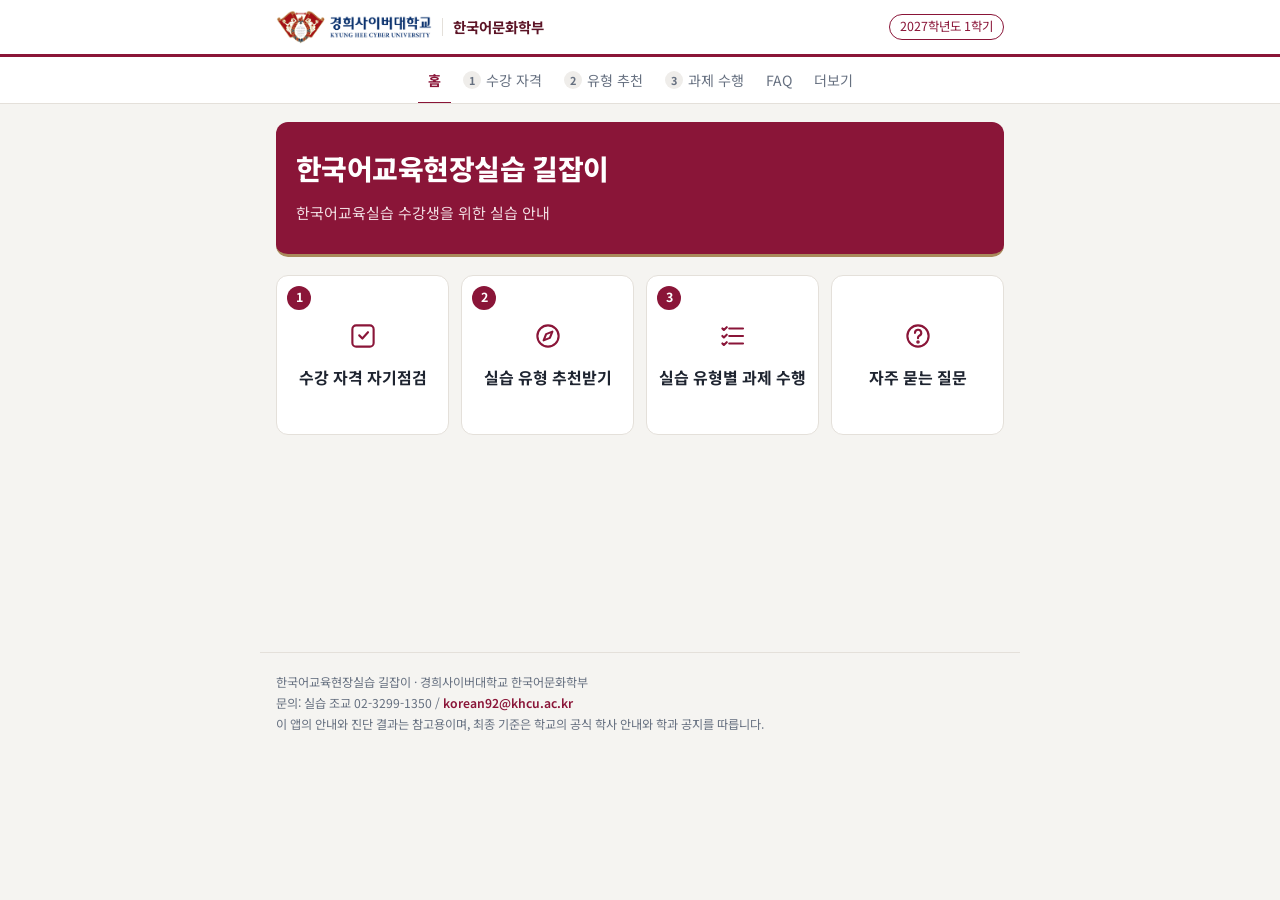
<file: index.html>
<!DOCTYPE html>
<html lang="ko">
<head>
  <meta charset="UTF-8" />
  <meta name="viewport" content="width=device-width, initial-scale=1, viewport-fit=cover" />
  <meta name="theme-color" content="#ffffff" />
  <title>한국어교육현장실습 길잡이</title>
  <link rel="manifest" href="manifest.json" />
  <link rel="icon" href="icons/icon.svg" type="image/svg+xml" />
  <link rel="preconnect" href="https://fonts.googleapis.com" />
  <link rel="preconnect" href="https://fonts.gstatic.com" crossorigin />
  <link rel="stylesheet" href="https://fonts.googleapis.com/css2?family=Noto+Sans+KR:wght@400;500;700;800&display=swap" />
  <link rel="stylesheet" href="css/style.css" />
</head>
<body>
  <div id="app"></div>
  <noscript>이 앱을 사용하려면 자바스크립트를 켜 주세요.</noscript>
  <script type="module" src="js/app.js"></script>
</body>
</html>
</file>
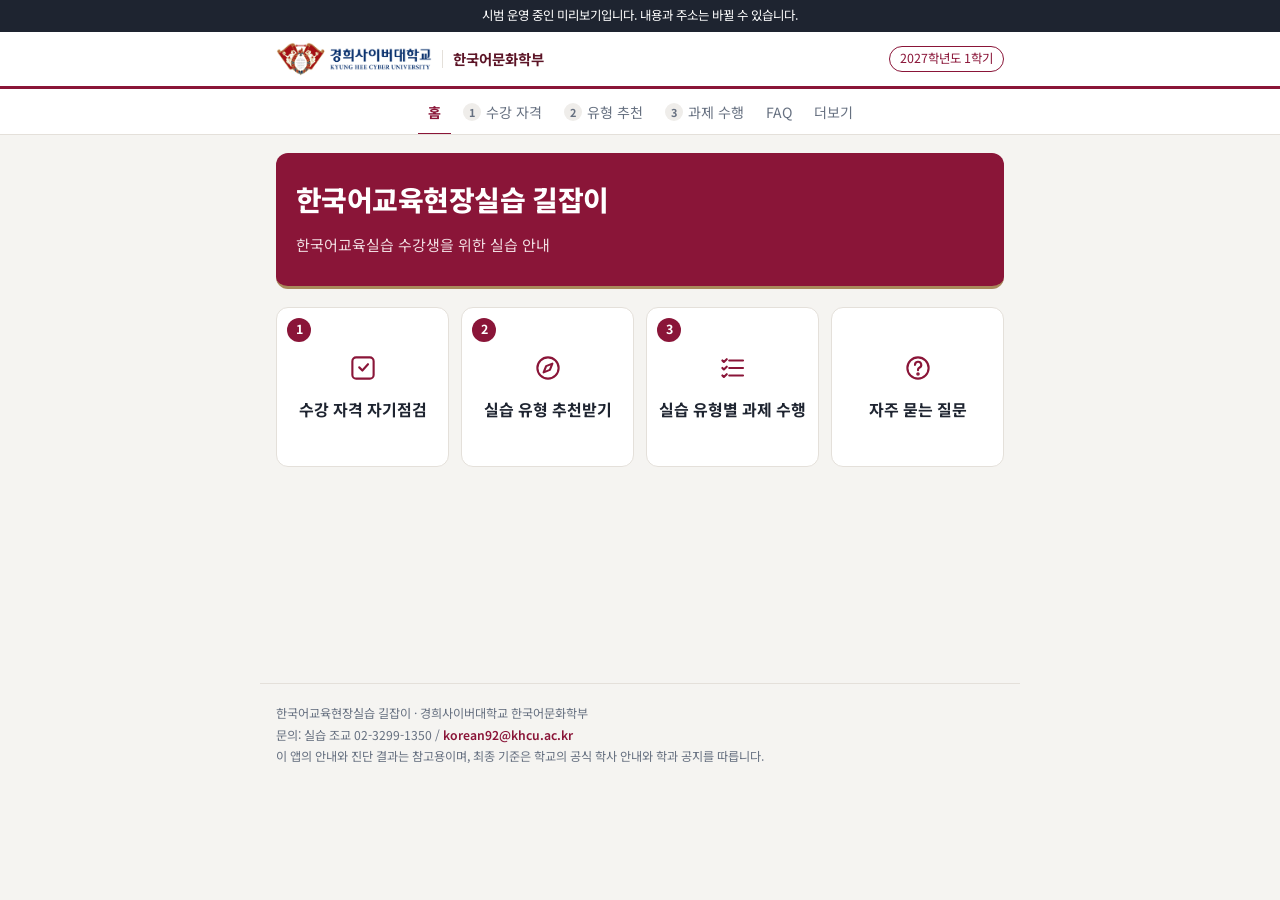
<file: pilot/index.html>
<!DOCTYPE html>
<html lang="ko">
<head>
  <meta charset="UTF-8" />
  <meta name="robots" content="noindex, nofollow" />
  <meta name="viewport" content="width=device-width, initial-scale=1, viewport-fit=cover" />
  <meta name="theme-color" content="#ffffff" />
  <title>한국어교육현장실습 길잡이</title>
  <link rel="manifest" href="manifest.json" />
  <link rel="icon" href="icons/icon.svg" type="image/svg+xml" />
  <link rel="preconnect" href="https://fonts.googleapis.com" />
  <link rel="preconnect" href="https://fonts.gstatic.com" crossorigin />
  <link rel="stylesheet" href="https://fonts.googleapis.com/css2?family=Noto+Sans+KR:wght@400;500;700;800&display=swap" />
  <link rel="stylesheet" href="css/style.css" />
</head>
<body>
  <div id="app"></div>
  <noscript>이 앱을 사용하려면 자바스크립트를 켜 주세요.</noscript>
  <script type="module" src="js/app.js"></script>
</body>
</html>
</file>
<file: css/style.css>
/* =====================================================================
   한국어교육현장실습 길잡이 — 디자인
   색: 경희 계열의 진한 자주(brand) + 금색(gold) 포인트 + 남색 글자
   ===================================================================== */
:root {
  --brand: #8a1538;
  --brand-dark: #5c1426;
  --brand-soft: #f6eaee;
  --gold: #a98a5b;
  --gold-soft: #f5efe5;
  --bg: #f5f4f1;
  --surface: #ffffff;
  --line: #e4e0da;
  --text: #1e2430;
  --muted: #667080;
  --ok: #2f7a4f;
  --ok-soft: #e3f1e8;
  --warn: #8f6513;
  --warn-soft: #f6eedd;
  --danger: #b3261e;
  --danger-soft: #fbe9e7;
  --tbd: #5b5f9e;
  --tbd-soft: #ecedf7;
  --radius: 12px;
  --body: 'Noto Sans KR', 'Apple SD Gothic Neo', 'Malgun Gothic', system-ui, sans-serif;
}

* { box-sizing: border-box; }
html { -webkit-text-size-adjust: 100%; }
body {
  margin: 0;
  font-family: var(--body);
  font-size: 15px;
  background: var(--bg);
  color: var(--text);
  line-height: 1.6;
  word-break: keep-all;
  overflow-wrap: break-word;
}
a { color: inherit; text-decoration: none; }
h1, h2, h3 { margin: 0 0 .5em; line-height: 1.35; text-wrap: balance; }
h1 { font-size: 1.5rem; font-weight: 800; letter-spacing: -0.02em; }
h2 { font-size: 1.05rem; font-weight: 700; }
h3 { font-size: .98rem; font-weight: 700; }
h1 small, h2 small { display: block; margin-top: .25em; letter-spacing: 0; font-size: .82rem; font-weight: 400; color: var(--muted); }
p { margin: .3em 0; }
.muted { color: var(--muted); }
.tiny { font-size: .82rem; }
.hidden { display: none !important; }
.grow { flex: 1; min-width: 0; }
.row { display: flex; align-items: center; gap: 14px; }
.stack { display: flex; flex-direction: column; gap: 12px; }
.link { color: var(--brand); font-weight: 600; }
.loading { text-align: center; padding: 40vh 0; color: var(--muted); }
:focus-visible { outline: 2px solid var(--brand); outline-offset: 2px; }

/* ---------- 머리 띠 (학교) ---------- */
.band { background: #fff; color: var(--text); padding: 0 16px; border-bottom: 3px solid var(--brand); }
.band-in {
  max-width: 728px; margin: 0 auto; padding: 10px 0;
  display: flex; align-items: center; justify-content: space-between; gap: 12px;
}
.brand { display: flex; align-items: center; gap: 10px; font-weight: 700; font-size: .92rem; line-height: 1.3; }
.brand small { display: block; font-weight: 400; font-size: .72rem; color: var(--muted); letter-spacing: .02em; }
.brand .dept { padding-left: 10px; border-left: 1px solid var(--line); font-size: .9rem; font-weight: 700; color: var(--brand-dark); white-space: nowrap; }
.brand .mark {
  width: 32px; height: 32px; flex: none; border-radius: 8px;
  display: grid; place-items: center;
  background: var(--brand); border: 1px solid var(--gold);
  font-size: .82rem; font-weight: 800; color: #fff;
}
.brand .logo { height: 34px; width: auto; display: block; }
@media (max-width: 380px) { .brand .logo { height: 28px; } .brand .dept { font-size: .82rem; } }
.sem, .band-link {
  font-size: .78rem; color: var(--brand); white-space: nowrap;
  border: 1px solid var(--brand); border-radius: 999px; padding: 2px 10px;
}

/* ---------- 전체 메뉴: 띠 아래 고정, 휴대폰에서는 옆으로 밀어서 보기 ---------- */
.stepnav {
  position: sticky; top: 0; z-index: 20;
  background: var(--surface); border-bottom: 1px solid var(--line); padding: 0 8px;
}
.stepnav-in {
  display: flex; gap: 2px; max-width: 744px; margin: 0 auto;
  overflow-x: auto; scrollbar-width: none; -webkit-overflow-scrolling: touch;
}
.stepnav-in::-webkit-scrollbar { display: none; }
.stepnav a {
  flex: none; display: flex; align-items: center; gap: 5px;
  padding: 12px 10px 10px; font-size: .88rem; color: var(--muted); white-space: nowrap;
  border-bottom: 2px solid transparent; margin-bottom: -1px;
}
.stepnav a .no {
  width: 18px; height: 18px; border-radius: 50%; display: grid; place-items: center;
  font-size: .68rem; font-weight: 700; background: #efedea; color: var(--muted);
}
.stepnav a.active { color: var(--brand); font-weight: 700; border-color: var(--brand); }
.stepnav a.active .no { background: var(--brand); color: #fff; }

.prevnext { display: flex; justify-content: space-between; gap: 10px; padding-top: 0; padding-bottom: 8px; }
.prevnext .btn { flex: 1; font-size: .88rem; }
.prevnext .btn.primary { flex: 1.4; }

/* 첫 화면 메뉴 목록 */
.menu-list { list-style: none; margin: 0 0 14px; padding: 0; }
.menu-list li a { display: flex; align-items: center; gap: 12px; padding: 12px 0; border-bottom: 1px solid var(--line); }
.menu-list li:last-child a { border-bottom: 0; }
.menu-list b { display: block; font-size: .96rem; }
.menu-list small { display: block; font-size: .8rem; color: var(--muted); margin-top: 2px; }
.menu-list .dot {
  width: 30px; height: 30px; border-radius: 50%; flex: none; display: grid; place-items: center;
  background: #efedea; font-weight: 700; font-size: .85rem; color: var(--muted);
}
.menu-list li.done .dot { background: var(--ok); color: #fff; }
.menu-list li.current .dot { background: var(--brand); color: #fff; }
.menu-list li.current b { color: var(--brand); }
.menu-list .arrow { color: var(--muted); font-size: 1.3rem; }
.btn-row { display: flex; flex-wrap: wrap; gap: 8px; margin-top: 10px; }

.strip {
  display: flex; align-items: center; gap: 8px; max-width: 728px; margin: 12px auto 0;
  padding: 10px 14px; background: var(--danger-soft); border-radius: 10px; font-size: .88rem;
}
@media (max-width: 791px) { .strip { margin: 12px 16px 0; } }

.container { max-width: 760px; margin: 0 auto; padding: 18px 16px 24px; }
main.container { padding-bottom: 32px; min-height: 60vh; }
.foot { padding-bottom: 72px; font-size: .76rem; color: var(--muted); border-top: 1px solid var(--line); margin-top: 8px; }
.foot p { margin: 2px 0; }

/* ---------- 제목 ---------- */
.page-title { margin-top: .2em; }
.hero {
  background: var(--brand); color: #fff; border-bottom: 3px solid var(--gold);
  margin: -18px -16px 18px; padding: 28px 20px 24px; text-align: left;
}
.hero h1 { color: #fff; font-size: 1.75rem; }
.hero p { color: #f1dde2; }
.hero .motto { font-size: .88rem; color: #f1dde2; margin-top: 10px; }
@media (min-width: 792px) { .hero { margin: 0 0 18px; border-radius: var(--radius); } }
.greeting { margin: 4px 0 6px; }
.greeting h1 { font-size: 1.4rem; }
.label { font-size: .74rem; font-weight: 700; letter-spacing: .06em; color: var(--muted); }

/* ---------- 카드 ---------- */
.card {
  background: var(--surface); border: 1px solid var(--line); border-radius: var(--radius);
  padding: 16px 18px; margin: 12px 0;
}
.card > h2:first-child, .card > h3:first-child { margin-bottom: .6em; }
.card.soft { background: #faf9f7; }
.card.alert { border-color: #f0c9c4; background: var(--danger-soft); }
.card.warn { border-color: #ead9b5; background: var(--warn-soft); }
.card.success { border-color: #bfe0cc; background: var(--ok-soft); }
.card.next { border: 1px solid var(--line); border-left: 4px solid var(--brand); }
.card.next h2 { font-size: 1.12rem; margin-bottom: .7em; }
.notice {
  background: var(--gold-soft); border-left: 3px solid var(--gold);
  padding: 10px 14px; border-radius: 8px; color: var(--text);
}
details.card > summary { cursor: pointer; list-style: none; }
details.card > summary::-webkit-details-marker { display: none; }
details.card > summary::after { content: '+'; float: right; color: var(--muted); }
details.card[open] > summary::after { content: '−'; }

/* ---------- 입력 ---------- */
label { display: block; font-weight: 600; font-size: .94rem; }
input[type=email], input[type=text], input[type=number], input[type=date], input:not([type]), textarea {
  display: block; width: 100%; margin-top: 6px; padding: 11px 12px; font: inherit; font-size: 1rem;
  border: 1px solid var(--line); border-radius: 8px; background: #fff; color: var(--text);
}
input:focus, textarea:focus { outline: 2px solid var(--brand); border-color: transparent; }
.btn {
  display: inline-block; text-align: center; padding: 10px 16px; border-radius: 8px;
  border: 1px solid var(--line); background: #fff; font: inherit; font-size: .94rem; font-weight: 600;
  cursor: pointer; color: var(--text);
}
.btn.primary { background: var(--brand); color: #fff; border-color: var(--brand); }
.btn.primary:hover { background: var(--brand-dark); }
.btn.ghost { border: none; background: transparent; color: var(--muted); }
.btn.big { width: 100%; padding: 14px; font-size: 1.02rem; }
.btn.small { padding: 5px 14px; font-size: .84rem; color: var(--brand); border-color: var(--brand); }

.checks, .choices { display: flex; flex-direction: column; gap: 8px; }
.choices { flex-direction: row; flex-wrap: wrap; }
.choices.col { flex-direction: column; }
.check, .choice {
  display: flex; align-items: center; gap: 10px; font-weight: 500;
  padding: 10px 12px; border: 1px solid var(--line); border-radius: 8px; cursor: pointer; background: #fff;
}
.check span { flex: 1; }
.check small { color: var(--muted); font-size: .8rem; }
.choice:has(input:checked), .check:has(input:checked) { border-color: var(--brand); background: var(--brand-soft); }
.choice .note { display: block; font-size: .78rem; color: var(--muted); font-weight: 400; }
input[type=checkbox], input[type=radio] { width: 18px; height: 18px; accent-color: var(--brand); margin: 0; flex: none; }
.group-title { font-size: .76rem; font-weight: 700; letter-spacing: .04em; color: var(--brand); margin: 14px 0 6px; }
.extra { margin-top: 10px; font-weight: 500; color: var(--muted); }
.sub { margin-top: 4px; font-size: .85rem; }

/* ---------- 배지 ---------- */
.badge {
  display: inline-block; min-width: 52px; text-align: center; padding: 2px 8px;
  border-radius: 999px; font-size: .76rem; font-weight: 700; white-space: nowrap;
  font-variant-numeric: tabular-nums;
}
.badge.big { font-size: 1.05rem; padding: 7px 14px; }
.badge-normal { background: #eef0f3; color: #4a5160; }
.badge-soon { background: var(--warn-soft); color: var(--warn); }
.badge-urgent { background: var(--danger); color: #fff; }
.badge-over { background: #3a3a3a; color: #fff; }
.badge-tbd { background: var(--tbd-soft); color: var(--tbd); }
.badge-done { background: var(--ok-soft); color: var(--ok); }
.legend { display: flex; flex-wrap: wrap; gap: 6px; margin: 10px 0; }
.tag {
  display: inline-block; font-size: .72rem; padding: 0 6px; border-radius: 4px;
  border: 1px solid var(--line); color: var(--muted); margin-right: 4px; white-space: nowrap;
}

/* ---------- 목록 ---------- */
.task-list { list-style: none; margin: 0; padding: 0; }
.task-list li:not(.task) > a, .task { display: flex; align-items: center; gap: 10px; padding: 10px 0; border-bottom: 1px solid var(--line); }
.task-list li:last-child:not(.task) > a, .task:last-child { border-bottom: none; }
.task .title { display: block; font-weight: 600; }
.task .meta { display: block; font-size: .8rem; color: var(--muted); }
.task.is-done .title { text-decoration: line-through; color: var(--muted); }
.task .checkbox input { width: 22px; height: 22px; }
.bullets { margin: .3em 0; padding-left: 1.2em; }
.bullets li { margin: .3em 0; }
.inst { margin: 6px 0; padding-left: 1.2em; }

/* 타임라인 (번호 단계) */
.steps-timeline { list-style: none; margin: 8px 0 0; padding: 0; }
.steps-timeline > li { position: relative; padding-left: 40px; padding-bottom: 10px; }
.steps-timeline > li::before { content: ''; position: absolute; left: 13px; top: 30px; bottom: -4px; width: 2px; background: var(--line); }
.steps-timeline > li:last-child::before { display: none; }
.steps-timeline .num {
  position: absolute; left: 0; top: 14px; width: 28px; height: 28px; border-radius: 50%;
  background: #fff; border: 2px solid var(--brand); color: var(--brand);
  display: grid; place-items: center; font-size: .8rem; font-weight: 700;
}
.steps-timeline li.done .num { background: var(--ok); border-color: var(--ok); color: #fff; }
.steps-timeline .task-list { background: #fff; border: 1px solid var(--line); border-radius: var(--radius); padding: 0 14px; }

/* 홈 진행 단계 */
.steps { list-style: none; padding: 0; margin: 0; }
.steps li a { display: flex; align-items: center; gap: 10px; padding: 8px 0; color: var(--muted); }
.steps .dot {
  width: 28px; height: 28px; border-radius: 50%; display: grid; place-items: center; flex: none;
  background: #efedea; font-size: .82rem; font-weight: 700;
}
.steps li.done a { color: var(--text); }
.steps li.done .dot { background: var(--ok); color: #fff; }
.steps li.current a { color: var(--brand); font-weight: 700; }
.steps li.current .dot { background: var(--brand); color: #fff; }

.checklist { list-style: none; padding: 0; margin: 0; }
.checklist li { display: flex; gap: 8px; align-items: center; padding: 8px 0; border-bottom: 1px solid var(--line); }

table.result { width: 100%; border-collapse: collapse; margin: 8px 0; font-size: .92rem; }
table.result th, table.result td { padding: 8px 6px; border-bottom: 1px solid rgba(0, 0, 0, .07); text-align: left; vertical-align: top; }
table.result th { font-weight: 600; width: 38%; }

.type-card { border: 1px solid var(--line); border-radius: 10px; padding: 14px 16px; margin: 10px 0; background: #fff; }
.type-card.selected { border: 2px solid var(--ok); }
.type-card.disabled { opacity: .6; }
details summary { cursor: pointer; color: var(--muted); margin-top: 8px; }

.guide h2 { margin-top: 1.3em; font-size: .98rem; padding-bottom: 4px; border-bottom: 1px solid var(--line); }
.guide h2:first-child { margin-top: 0; }
.glossary dt { font-weight: 700; margin-top: 12px; color: var(--brand); }
.glossary dd { margin: 2px 0 0; font-size: .92rem; }
.templates { list-style: none; padding: 0; margin: 6px 0; }
.templates li { display: flex; justify-content: space-between; align-items: center; padding: 8px 0; border-bottom: 1px solid var(--line); }

/* ---------- 진행률 ---------- */
.ring {
  --p: 0; width: 84px; height: 84px; border-radius: 50%; flex-shrink: 0;
  background: conic-gradient(var(--brand) calc(var(--p) * 1%), #ece9e4 0);
  display: grid; place-items: center;
}
.ring span {
  width: 66px; height: 66px; border-radius: 50%; background: #fff;
  display: flex; align-items: baseline; justify-content: center; padding-top: 20px;
  font-weight: 700; font-size: 1.2rem; font-variant-numeric: tabular-nums;
}
.ring small { font-size: .7rem; }
.bar { height: 8px; background: #ece9e4; border-radius: 99px; overflow: hidden; margin-top: 8px; }
.bar span { display: block; height: 100%; background: var(--brand); }

.toast {
  position: fixed; left: 50%; bottom: 72px; transform: translate(-50%, 20px);
  background: var(--text); color: #fff; padding: 10px 16px; border-radius: 8px;
  opacity: 0; transition: .25s; z-index: 50; font-size: .9rem; max-width: 90vw;
}
.toast.show { opacity: 1; transform: translate(-50%, 0); }
@media (prefers-reduced-motion: reduce) { * { transition: none !important; } }

/* 자격증 영역별 이수 현황 */
.areas { display: grid; grid-template-columns: repeat(auto-fit, minmax(122px, 1fr)); gap: 8px; margin: 10px 0; }
.area {
  display: flex; flex-direction: column; gap: 3px; min-width: 0;
  border: 1px solid var(--line); border-radius: 10px; padding: 10px 12px; background: #fff;
}
.area.ok { border-color: #bfe0cc; }
.area .aname { font-size: .8rem; font-weight: 600; line-height: 1.35; min-height: 2.2em; }
.area .num { font-size: 1.15rem; font-weight: 700; font-variant-numeric: tabular-nums; }
.area .num small { font-size: .78rem; font-weight: 400; color: var(--muted); }
.area .bar { height: 6px; margin: 2px 0 4px; }
.area.ok .bar span { background: var(--ok); }
.area .badge { align-self: flex-start; }
.check .note { display: block; font-size: .78rem; color: var(--muted); font-weight: 400; }
.section-title { margin: 14px 0 0; font-size: 1.1rem; }
.card .label { margin-bottom: 4px; }
.sticky-sum {
  position: fixed; left: 12px; right: 12px; bottom: calc(12px + env(safe-area-inset-bottom)); z-index: 15;
  display: flex; flex-wrap: wrap; justify-content: space-between; gap: 2px 12px;
  max-width: 704px; margin: 0 auto; padding: 9px 14px; border-radius: 10px;
  background: var(--text); color: #fff; font-size: .84rem; box-shadow: 0 4px 14px rgba(0,0,0,.18);
}
.sticky-sum .muted { color: #c9ced6; }
.sticky-sum.ok { background: var(--ok); }
.sticky-sum.ok .muted { color: #d7eee0; }
.nowrap { white-space: nowrap; }
@media (max-width: 520px) { .band .sem { display: none; } }

/* 단계 묶음: 언제든 확인(prep) / 순서대로 진행(flow) */
.navgroup { display: flex; align-items: center; flex: none; margin: 6px 4px; padding: 0 4px; border-radius: 10px; position: relative; }
.navgroup.prep { background: #f3f1ed; }
.navgroup.flow { background: var(--brand-soft); }
.navgroup .navlabel {
  font-size: .64rem; font-weight: 700; letter-spacing: .02em; color: var(--muted);
  padding: 0 4px 0 6px; white-space: nowrap; writing-mode: horizontal-tb;
}
.navgroup.flow .navlabel { color: var(--brand); }
.navgroup a { padding: 8px 6px 6px; }
.navgroup .sep { color: var(--muted); font-size: .9rem; flex: none; }
.navgroup.flow .sep { color: var(--brand); font-weight: 700; }

.mgroup { border-radius: 10px; padding: 12px 14px 4px; margin-bottom: 12px; }
.mgroup.prep { background: #f7f5f1; }
.mgroup.flow { background: var(--brand-soft); }
.mgroup-title { font-weight: 700; margin: 0; }
.mgroup .menu-list { margin-bottom: 4px; }
.mgroup .menu-list li a { border-bottom-color: rgba(0,0,0,.07); }
.chip { display: inline-block; font-size: .72rem; font-weight: 700; padding: 1px 8px; border-radius: 999px; background: #fff; color: var(--muted); border: 1px solid var(--line); margin-right: 4px; }
.mgroup.flow .chip { color: var(--brand); border-color: #e6c3cd; }
/* 순서대로 진행: 번호 사이를 세로선으로 이어 순서를 표시 */
.mgroup.flow .menu-list li { position: relative; }
.mgroup.flow .menu-list li:not(:last-child)::after {
  content: ''; position: absolute; left: 14px; top: calc(50% + 17px); height: calc(100% - 34px); width: 2px; background: #e2b9c5;
}
@media (min-width: 820px) {
  .stepnav-in { max-width: none; justify-content: center; }
}
#summary { scroll-margin-top: 110px; }
.type-guide summary .muted { font-weight: 400; margin-left: 4px; }
.type-list dt { font-weight: 700; margin-top: 14px; color: var(--brand); }
.type-list dt .muted { display: block; font-weight: 500; font-size: .86rem; color: var(--text); }
.type-list dd { margin: 4px 0 0; font-size: .9rem; }
.type-list dd .tiny { margin-top: 4px; color: var(--muted); }
.guide-sub { font-size: .95rem; margin: 14px 0 4px; padding-bottom: 4px; border-bottom: 1px solid var(--line); }
.inst-list { list-style: none; margin: 8px 0 0; padding: 0; }
.inst-item { padding: 10px 0; border-top: 1px solid var(--line); }
.inst-item .badges { margin: 4px 0 2px; display: flex; flex-wrap: wrap; gap: 4px; }
.inst-item .badges .tag { margin: 0; background: #faf9f7; }

/* 홈 바둑판 메뉴 */
.tile-grid { display: grid; grid-template-columns: repeat(2, 1fr); gap: 12px; }
.tile {
  position: relative; display: flex; flex-direction: column; align-items: center; justify-content: center; gap: 10px;
  min-height: 140px; padding: 18px 12px; text-align: center;
  background: var(--surface); border: 1px solid var(--line); border-radius: var(--radius);
  transition: border-color .15s, box-shadow .15s;
}
.tile:hover, .tile:focus-visible { border-color: var(--brand); box-shadow: 0 2px 10px rgba(138, 21, 56, .08); }
.tile-no {
  position: absolute; top: 10px; left: 10px; width: 24px; height: 24px; border-radius: 50%;
  display: grid; place-items: center; background: var(--brand); color: #fff; font-size: .78rem; font-weight: 700;
}
.tile-no.ghost { display: none; }
.tile-icon { color: var(--brand); }
.tile-title { font-weight: 700; font-size: 1rem; line-height: 1.35; }
@media (min-width: 820px) { .tile-grid { grid-template-columns: repeat(4, 1fr); } .tile { min-height: 160px; } }

/* 3. 과제 수행 하위 메뉴 */
.subnav { background: var(--brand-soft); border-bottom: 1px solid #ecd3da; padding: 0 8px; }
.subnav-in { display: flex; align-items: center; gap: 2px; max-width: 744px; margin: 0 auto; overflow-x: auto; scrollbar-width: none; }
.subnav-in::-webkit-scrollbar { display: none; }
.subnav a { flex: none; display: flex; align-items: center; gap: 5px; padding: 9px 8px; font-size: .84rem; color: var(--muted); white-space: nowrap; }
.subnav a .no { font-size: .68rem; font-weight: 700; padding: 1px 5px; border-radius: 6px; background: #fff; color: var(--brand); }
.subnav a.active { color: var(--brand); font-weight: 700; }
.subnav a.active .no { background: var(--brand); color: #fff; }
.subnav .sep { color: var(--brand); font-weight: 700; flex: none; }
@media (min-width: 820px) { .subnav-in { justify-content: center; max-width: none; } }
.menu-list.flow { padding: 4px 18px; }
.menu-list.flow .dot { width: auto; min-width: 38px; padding: 0 6px; border-radius: 14px; background: var(--brand-soft); color: var(--brand); font-size: .78rem; }
@media (max-width: 480px) { .stepnav a { padding: 12px 7px 10px; font-size: .84rem; gap: 4px; } }

/* 자주 묻는 질문 */
.faqtools { display: flex; flex-direction: column; gap: 10px; margin: 8px 0 14px; }
.faqtools input { margin-top: 0; }
.seg { display: flex; flex-wrap: wrap; gap: 6px; }
.seg button { font: inherit; font-size: .84rem; padding: 6px 12px; border-radius: 999px; border: 1px solid var(--line); background: #fff; color: var(--muted); cursor: pointer; }
.seg button[aria-pressed="true"] { background: var(--brand); border-color: var(--brand); color: #fff; font-weight: 700; }
.faqcat { margin-top: 16px; }
.faqcat .label { margin-bottom: 2px; }
details.qa { border-top: 1px solid var(--line); background: transparent; }
details.qa:last-child { border-bottom: 1px solid var(--line); }
details.qa summary { cursor: pointer; padding: 13px 28px 13px 0; font-weight: 600; color: var(--text); list-style: none; position: relative; margin: 0; }
details.qa summary::-webkit-details-marker { display: none; }
details.qa summary::after { content: '+'; position: absolute; right: 4px; top: 11px; color: var(--muted); font-size: 1.1rem; }
details.qa[open] summary::after { content: '−'; }
details.qa .ans { padding: 0 0 14px; font-size: .92rem; }
details.qa .ans p { margin: 0 0 8px; }
@media (min-width: 820px) { .faqtools { flex-direction: row; align-items: center; } .faqtools input { flex: 1; } }

/* 과목 이수 상태 (미이수 / 수강 중 / 이수) */
.course-list { display: flex; flex-direction: column; }
.course { display: flex; align-items: center; justify-content: space-between; gap: 10px; padding: 10px 0; border-top: 1px solid var(--line); }
.course:first-child { border-top: 0; }
.cinfo { min-width: 0; }
.cname { display: block; font-weight: 600; }
.cmeta { display: block; font-size: .78rem; color: var(--muted); }
.st { display: inline-flex; flex: none; border: 1px solid var(--line); border-radius: 8px; overflow: hidden; background: #fff; }
.st label { position: relative; cursor: pointer; font-weight: 500; }
.st label + label { border-left: 1px solid var(--line); }
.st input { position: absolute; opacity: 0; width: 1px; height: 1px; }
.st span { display: block; padding: 6px 9px; font-size: .78rem; color: var(--muted); white-space: nowrap; }
.st input:focus-visible + span { outline: 2px solid var(--brand); outline-offset: -2px; }
.st .o0 input:checked + span { background: #efedea; color: var(--text); font-weight: 700; }
.st .o1 input:checked + span { background: var(--warn-soft); color: var(--warn); font-weight: 700; }
.st .o2 input:checked + span { background: var(--ok-soft); color: var(--ok); font-weight: 700; }
.course.s2 .cname { color: var(--ok); }
.prog { color: var(--warn); }
.bar.dual { position: relative; }
.bar.dual span { position: absolute; left: 0; top: 0; bottom: 0; }
.bar.dual span.p { background: var(--warn); opacity: .35; }
@media (max-width: 400px) { .course { flex-direction: column; align-items: stretch; gap: 6px; } .st { align-self: flex-start; } }
.basis p { margin: 8px 0 2px; } .basis .bullets { margin-top: 0; }
/* 진단 결과 카드 제목 */
.result-title { font-size: 1.25rem; font-weight: 800; letter-spacing: -0.01em; margin-bottom: 8px; padding-bottom: 8px; border-bottom: 1px solid rgba(0,0,0,.08); }
.result-title small { font-size: .82rem; font-weight: 500; margin-top: 4px; }
.verdict { font-weight: 700; font-size: 1rem; margin: 6px 0; }
.verdict.ok { color: var(--ok); }
.verdict.warn { color: var(--warn); }
.verdict.no { color: var(--danger); }
.verdict small { display: block; font-weight: 400; font-size: .82rem; color: var(--muted); margin-top: 2px; }
.verdict { display: flex; align-items: flex-start; gap: 8px; }
.verdict .vicon {
  flex: none; width: 22px; height: 22px; border-radius: 50%; display: grid; place-items: center;
  font-size: .8rem; font-weight: 800; color: #fff; margin-top: 1px;
}
.verdict.ok .vicon { background: var(--ok); }
.verdict.warn .vicon { background: var(--warn); }
.verdict.no .vicon { background: var(--danger); }
.btn.ghost-line { background: transparent; color: var(--muted); border: 1px dashed var(--line); }
.btn.ghost-line:hover { color: var(--danger); border-color: var(--danger); }
.prevnext .btn.ghost-line { flex: 1; }
@media (max-width: 480px) {
  .prevnext { gap: 6px; }
  .prevnext .btn { white-space: nowrap; font-size: .8rem; padding: 11px 6px; }
  .prevnext .btn.primary { flex: 1.5; }
}
.pn-short { display: none; }
@media (max-width: 480px) { .prevnext .pn-name { display: none; } .prevnext .pn-short { display: inline; } }

/* STEP 1 영역 제목: 하위 과목과 구분되도록 색 띠 */
.area-card { padding-top: 0; overflow: hidden; }
.area-head {
  margin: 0 -18px 6px; padding: 12px 18px 10px;
  background: var(--brand-soft); color: var(--brand-dark); border-bottom: 2px solid var(--brand);
  font-size: 1.05rem; font-weight: 800;
}
.area-head .area-no {
  display: inline-block; margin-right: 4px; padding: 1px 8px; border-radius: 6px;
  background: var(--brand); color: #fff; font-size: .82rem; vertical-align: 2px;
}
.area-head small { color: var(--muted); font-weight: 500; }
section.q { scroll-margin-top: 70px; transition: box-shadow .3s; }
section.q.retry { box-shadow: 0 0 0 2px var(--brand); }
.pilot-band { background: #1e2430; color: #fff; text-align: center; font-size: .78rem; padding: 6px 12px; }
.caution { color: var(--danger); margin-top: 6px; }
.steps-ol { margin: 6px 0 6px 1.2em; padding: 0; }
.steps-ol li { margin: 2px 0; }
</file>
<file: pilot/css/style.css>
/* =====================================================================
   한국어교육현장실습 길잡이 — 디자인
   색: 경희 계열의 진한 자주(brand) + 금색(gold) 포인트 + 남색 글자
   ===================================================================== */
:root {
  --brand: #8a1538;
  --brand-dark: #5c1426;
  --brand-soft: #f6eaee;
  --gold: #a98a5b;
  --gold-soft: #f5efe5;
  --bg: #f5f4f1;
  --surface: #ffffff;
  --line: #e4e0da;
  --text: #1e2430;
  --muted: #667080;
  --ok: #2f7a4f;
  --ok-soft: #e3f1e8;
  --warn: #8f6513;
  --warn-soft: #f6eedd;
  --danger: #b3261e;
  --danger-soft: #fbe9e7;
  --tbd: #5b5f9e;
  --tbd-soft: #ecedf7;
  --radius: 12px;
  --body: 'Noto Sans KR', 'Apple SD Gothic Neo', 'Malgun Gothic', system-ui, sans-serif;
}

* { box-sizing: border-box; }
html { -webkit-text-size-adjust: 100%; }
body {
  margin: 0;
  font-family: var(--body);
  font-size: 15px;
  background: var(--bg);
  color: var(--text);
  line-height: 1.6;
  word-break: keep-all;
  overflow-wrap: break-word;
}
a { color: inherit; text-decoration: none; }
h1, h2, h3 { margin: 0 0 .5em; line-height: 1.35; text-wrap: balance; }
h1 { font-size: 1.5rem; font-weight: 800; letter-spacing: -0.02em; }
h2 { font-size: 1.05rem; font-weight: 700; }
h3 { font-size: .98rem; font-weight: 700; }
h1 small, h2 small { display: block; margin-top: .25em; letter-spacing: 0; font-size: .82rem; font-weight: 400; color: var(--muted); }
p { margin: .3em 0; }
.muted { color: var(--muted); }
.tiny { font-size: .82rem; }
.hidden { display: none !important; }
.grow { flex: 1; min-width: 0; }
.row { display: flex; align-items: center; gap: 14px; }
.stack { display: flex; flex-direction: column; gap: 12px; }
.link { color: var(--brand); font-weight: 600; }
.loading { text-align: center; padding: 40vh 0; color: var(--muted); }
:focus-visible { outline: 2px solid var(--brand); outline-offset: 2px; }

/* ---------- 머리 띠 (학교) ---------- */
.band { background: #fff; color: var(--text); padding: 0 16px; border-bottom: 3px solid var(--brand); }
.band-in {
  max-width: 728px; margin: 0 auto; padding: 10px 0;
  display: flex; align-items: center; justify-content: space-between; gap: 12px;
}
.brand { display: flex; align-items: center; gap: 10px; font-weight: 700; font-size: .92rem; line-height: 1.3; }
.brand small { display: block; font-weight: 400; font-size: .72rem; color: var(--muted); letter-spacing: .02em; }
.brand .dept { padding-left: 10px; border-left: 1px solid var(--line); font-size: .9rem; font-weight: 700; color: var(--brand-dark); white-space: nowrap; }
.brand .mark {
  width: 32px; height: 32px; flex: none; border-radius: 8px;
  display: grid; place-items: center;
  background: var(--brand); border: 1px solid var(--gold);
  font-size: .82rem; font-weight: 800; color: #fff;
}
.brand .logo { height: 34px; width: auto; display: block; }
@media (max-width: 380px) { .brand .logo { height: 28px; } .brand .dept { font-size: .82rem; } }
.sem, .band-link {
  font-size: .78rem; color: var(--brand); white-space: nowrap;
  border: 1px solid var(--brand); border-radius: 999px; padding: 2px 10px;
}

/* ---------- 전체 메뉴: 띠 아래 고정, 휴대폰에서는 옆으로 밀어서 보기 ---------- */
.stepnav {
  position: sticky; top: 0; z-index: 20;
  background: var(--surface); border-bottom: 1px solid var(--line); padding: 0 8px;
}
.stepnav-in {
  display: flex; gap: 2px; max-width: 744px; margin: 0 auto;
  overflow-x: auto; scrollbar-width: none; -webkit-overflow-scrolling: touch;
}
.stepnav-in::-webkit-scrollbar { display: none; }
.stepnav a {
  flex: none; display: flex; align-items: center; gap: 5px;
  padding: 12px 10px 10px; font-size: .88rem; color: var(--muted); white-space: nowrap;
  border-bottom: 2px solid transparent; margin-bottom: -1px;
}
.stepnav a .no {
  width: 18px; height: 18px; border-radius: 50%; display: grid; place-items: center;
  font-size: .68rem; font-weight: 700; background: #efedea; color: var(--muted);
}
.stepnav a.active { color: var(--brand); font-weight: 700; border-color: var(--brand); }
.stepnav a.active .no { background: var(--brand); color: #fff; }

.prevnext { display: flex; justify-content: space-between; gap: 10px; padding-top: 0; padding-bottom: 8px; }
.prevnext .btn { flex: 1; font-size: .88rem; }
.prevnext .btn.primary { flex: 1.4; }

/* 첫 화면 메뉴 목록 */
.menu-list { list-style: none; margin: 0 0 14px; padding: 0; }
.menu-list li a { display: flex; align-items: center; gap: 12px; padding: 12px 0; border-bottom: 1px solid var(--line); }
.menu-list li:last-child a { border-bottom: 0; }
.menu-list b { display: block; font-size: .96rem; }
.menu-list small { display: block; font-size: .8rem; color: var(--muted); margin-top: 2px; }
.menu-list .dot {
  width: 30px; height: 30px; border-radius: 50%; flex: none; display: grid; place-items: center;
  background: #efedea; font-weight: 700; font-size: .85rem; color: var(--muted);
}
.menu-list li.done .dot { background: var(--ok); color: #fff; }
.menu-list li.current .dot { background: var(--brand); color: #fff; }
.menu-list li.current b { color: var(--brand); }
.menu-list .arrow { color: var(--muted); font-size: 1.3rem; }
.btn-row { display: flex; flex-wrap: wrap; gap: 8px; margin-top: 10px; }

.strip {
  display: flex; align-items: center; gap: 8px; max-width: 728px; margin: 12px auto 0;
  padding: 10px 14px; background: var(--danger-soft); border-radius: 10px; font-size: .88rem;
}
@media (max-width: 791px) { .strip { margin: 12px 16px 0; } }

.container { max-width: 760px; margin: 0 auto; padding: 18px 16px 24px; }
main.container { padding-bottom: 32px; min-height: 60vh; }
.foot { padding-bottom: 72px; font-size: .76rem; color: var(--muted); border-top: 1px solid var(--line); margin-top: 8px; }
.foot p { margin: 2px 0; }

/* ---------- 제목 ---------- */
.page-title { margin-top: .2em; }
.hero {
  background: var(--brand); color: #fff; border-bottom: 3px solid var(--gold);
  margin: -18px -16px 18px; padding: 28px 20px 24px; text-align: left;
}
.hero h1 { color: #fff; font-size: 1.75rem; }
.hero p { color: #f1dde2; }
.hero .motto { font-size: .88rem; color: #f1dde2; margin-top: 10px; }
@media (min-width: 792px) { .hero { margin: 0 0 18px; border-radius: var(--radius); } }
.greeting { margin: 4px 0 6px; }
.greeting h1 { font-size: 1.4rem; }
.label { font-size: .74rem; font-weight: 700; letter-spacing: .06em; color: var(--muted); }

/* ---------- 카드 ---------- */
.card {
  background: var(--surface); border: 1px solid var(--line); border-radius: var(--radius);
  padding: 16px 18px; margin: 12px 0;
}
.card > h2:first-child, .card > h3:first-child { margin-bottom: .6em; }
.card.soft { background: #faf9f7; }
.card.alert { border-color: #f0c9c4; background: var(--danger-soft); }
.card.warn { border-color: #ead9b5; background: var(--warn-soft); }
.card.success { border-color: #bfe0cc; background: var(--ok-soft); }
.card.next { border: 1px solid var(--line); border-left: 4px solid var(--brand); }
.card.next h2 { font-size: 1.12rem; margin-bottom: .7em; }
.notice {
  background: var(--gold-soft); border-left: 3px solid var(--gold);
  padding: 10px 14px; border-radius: 8px; color: var(--text);
}
details.card > summary { cursor: pointer; list-style: none; }
details.card > summary::-webkit-details-marker { display: none; }
details.card > summary::after { content: '+'; float: right; color: var(--muted); }
details.card[open] > summary::after { content: '−'; }

/* ---------- 입력 ---------- */
label { display: block; font-weight: 600; font-size: .94rem; }
input[type=email], input[type=text], input[type=number], input[type=date], input:not([type]), textarea {
  display: block; width: 100%; margin-top: 6px; padding: 11px 12px; font: inherit; font-size: 1rem;
  border: 1px solid var(--line); border-radius: 8px; background: #fff; color: var(--text);
}
input:focus, textarea:focus { outline: 2px solid var(--brand); border-color: transparent; }
.btn {
  display: inline-block; text-align: center; padding: 10px 16px; border-radius: 8px;
  border: 1px solid var(--line); background: #fff; font: inherit; font-size: .94rem; font-weight: 600;
  cursor: pointer; color: var(--text);
}
.btn.primary { background: var(--brand); color: #fff; border-color: var(--brand); }
.btn.primary:hover { background: var(--brand-dark); }
.btn.ghost { border: none; background: transparent; color: var(--muted); }
.btn.big { width: 100%; padding: 14px; font-size: 1.02rem; }
.btn.small { padding: 5px 14px; font-size: .84rem; color: var(--brand); border-color: var(--brand); }

.checks, .choices { display: flex; flex-direction: column; gap: 8px; }
.choices { flex-direction: row; flex-wrap: wrap; }
.choices.col { flex-direction: column; }
.check, .choice {
  display: flex; align-items: center; gap: 10px; font-weight: 500;
  padding: 10px 12px; border: 1px solid var(--line); border-radius: 8px; cursor: pointer; background: #fff;
}
.check span { flex: 1; }
.check small { color: var(--muted); font-size: .8rem; }
.choice:has(input:checked), .check:has(input:checked) { border-color: var(--brand); background: var(--brand-soft); }
.choice .note { display: block; font-size: .78rem; color: var(--muted); font-weight: 400; }
input[type=checkbox], input[type=radio] { width: 18px; height: 18px; accent-color: var(--brand); margin: 0; flex: none; }
.group-title { font-size: .76rem; font-weight: 700; letter-spacing: .04em; color: var(--brand); margin: 14px 0 6px; }
.extra { margin-top: 10px; font-weight: 500; color: var(--muted); }
.sub { margin-top: 4px; font-size: .85rem; }

/* ---------- 배지 ---------- */
.badge {
  display: inline-block; min-width: 52px; text-align: center; padding: 2px 8px;
  border-radius: 999px; font-size: .76rem; font-weight: 700; white-space: nowrap;
  font-variant-numeric: tabular-nums;
}
.badge.big { font-size: 1.05rem; padding: 7px 14px; }
.badge-normal { background: #eef0f3; color: #4a5160; }
.badge-soon { background: var(--warn-soft); color: var(--warn); }
.badge-urgent { background: var(--danger); color: #fff; }
.badge-over { background: #3a3a3a; color: #fff; }
.badge-tbd { background: var(--tbd-soft); color: var(--tbd); }
.badge-done { background: var(--ok-soft); color: var(--ok); }
.legend { display: flex; flex-wrap: wrap; gap: 6px; margin: 10px 0; }
.tag {
  display: inline-block; font-size: .72rem; padding: 0 6px; border-radius: 4px;
  border: 1px solid var(--line); color: var(--muted); margin-right: 4px; white-space: nowrap;
}

/* ---------- 목록 ---------- */
.task-list { list-style: none; margin: 0; padding: 0; }
.task-list li:not(.task) > a, .task { display: flex; align-items: center; gap: 10px; padding: 10px 0; border-bottom: 1px solid var(--line); }
.task-list li:last-child:not(.task) > a, .task:last-child { border-bottom: none; }
.task .title { display: block; font-weight: 600; }
.task .meta { display: block; font-size: .8rem; color: var(--muted); }
.task.is-done .title { text-decoration: line-through; color: var(--muted); }
.task .checkbox input { width: 22px; height: 22px; }
.bullets { margin: .3em 0; padding-left: 1.2em; }
.bullets li { margin: .3em 0; }
.inst { margin: 6px 0; padding-left: 1.2em; }

/* 타임라인 (번호 단계) */
.steps-timeline { list-style: none; margin: 8px 0 0; padding: 0; }
.steps-timeline > li { position: relative; padding-left: 40px; padding-bottom: 10px; }
.steps-timeline > li::before { content: ''; position: absolute; left: 13px; top: 30px; bottom: -4px; width: 2px; background: var(--line); }
.steps-timeline > li:last-child::before { display: none; }
.steps-timeline .num {
  position: absolute; left: 0; top: 14px; width: 28px; height: 28px; border-radius: 50%;
  background: #fff; border: 2px solid var(--brand); color: var(--brand);
  display: grid; place-items: center; font-size: .8rem; font-weight: 700;
}
.steps-timeline li.done .num { background: var(--ok); border-color: var(--ok); color: #fff; }
.steps-timeline .task-list { background: #fff; border: 1px solid var(--line); border-radius: var(--radius); padding: 0 14px; }

/* 홈 진행 단계 */
.steps { list-style: none; padding: 0; margin: 0; }
.steps li a { display: flex; align-items: center; gap: 10px; padding: 8px 0; color: var(--muted); }
.steps .dot {
  width: 28px; height: 28px; border-radius: 50%; display: grid; place-items: center; flex: none;
  background: #efedea; font-size: .82rem; font-weight: 700;
}
.steps li.done a { color: var(--text); }
.steps li.done .dot { background: var(--ok); color: #fff; }
.steps li.current a { color: var(--brand); font-weight: 700; }
.steps li.current .dot { background: var(--brand); color: #fff; }

.checklist { list-style: none; padding: 0; margin: 0; }
.checklist li { display: flex; gap: 8px; align-items: center; padding: 8px 0; border-bottom: 1px solid var(--line); }

table.result { width: 100%; border-collapse: collapse; margin: 8px 0; font-size: .92rem; }
table.result th, table.result td { padding: 8px 6px; border-bottom: 1px solid rgba(0, 0, 0, .07); text-align: left; vertical-align: top; }
table.result th { font-weight: 600; width: 38%; }

.type-card { border: 1px solid var(--line); border-radius: 10px; padding: 14px 16px; margin: 10px 0; background: #fff; }
.type-card.selected { border: 2px solid var(--ok); }
.type-card.disabled { opacity: .6; }
details summary { cursor: pointer; color: var(--muted); margin-top: 8px; }

.guide h2 { margin-top: 1.3em; font-size: .98rem; padding-bottom: 4px; border-bottom: 1px solid var(--line); }
.guide h2:first-child { margin-top: 0; }
.glossary dt { font-weight: 700; margin-top: 12px; color: var(--brand); }
.glossary dd { margin: 2px 0 0; font-size: .92rem; }
.templates { list-style: none; padding: 0; margin: 6px 0; }
.templates li { display: flex; justify-content: space-between; align-items: center; padding: 8px 0; border-bottom: 1px solid var(--line); }

/* ---------- 진행률 ---------- */
.ring {
  --p: 0; width: 84px; height: 84px; border-radius: 50%; flex-shrink: 0;
  background: conic-gradient(var(--brand) calc(var(--p) * 1%), #ece9e4 0);
  display: grid; place-items: center;
}
.ring span {
  width: 66px; height: 66px; border-radius: 50%; background: #fff;
  display: flex; align-items: baseline; justify-content: center; padding-top: 20px;
  font-weight: 700; font-size: 1.2rem; font-variant-numeric: tabular-nums;
}
.ring small { font-size: .7rem; }
.bar { height: 8px; background: #ece9e4; border-radius: 99px; overflow: hidden; margin-top: 8px; }
.bar span { display: block; height: 100%; background: var(--brand); }

.toast {
  position: fixed; left: 50%; bottom: 72px; transform: translate(-50%, 20px);
  background: var(--text); color: #fff; padding: 10px 16px; border-radius: 8px;
  opacity: 0; transition: .25s; z-index: 50; font-size: .9rem; max-width: 90vw;
}
.toast.show { opacity: 1; transform: translate(-50%, 0); }
@media (prefers-reduced-motion: reduce) { * { transition: none !important; } }

/* 자격증 영역별 이수 현황 */
.areas { display: grid; grid-template-columns: repeat(auto-fit, minmax(122px, 1fr)); gap: 8px; margin: 10px 0; }
.area {
  display: flex; flex-direction: column; gap: 3px; min-width: 0;
  border: 1px solid var(--line); border-radius: 10px; padding: 10px 12px; background: #fff;
}
.area.ok { border-color: #bfe0cc; }
.area .aname { font-size: .8rem; font-weight: 600; line-height: 1.35; min-height: 2.2em; }
.area .num { font-size: 1.15rem; font-weight: 700; font-variant-numeric: tabular-nums; }
.area .num small { font-size: .78rem; font-weight: 400; color: var(--muted); }
.area .bar { height: 6px; margin: 2px 0 4px; }
.area.ok .bar span { background: var(--ok); }
.area .badge { align-self: flex-start; }
.check .note { display: block; font-size: .78rem; color: var(--muted); font-weight: 400; }
.section-title { margin: 14px 0 0; font-size: 1.1rem; }
.card .label { margin-bottom: 4px; }
.sticky-sum {
  position: fixed; left: 12px; right: 12px; bottom: calc(12px + env(safe-area-inset-bottom)); z-index: 15;
  display: flex; flex-wrap: wrap; justify-content: space-between; gap: 2px 12px;
  max-width: 704px; margin: 0 auto; padding: 9px 14px; border-radius: 10px;
  background: var(--text); color: #fff; font-size: .84rem; box-shadow: 0 4px 14px rgba(0,0,0,.18);
}
.sticky-sum .muted { color: #c9ced6; }
.sticky-sum.ok { background: var(--ok); }
.sticky-sum.ok .muted { color: #d7eee0; }
.nowrap { white-space: nowrap; }
@media (max-width: 520px) { .band .sem { display: none; } }

/* 단계 묶음: 언제든 확인(prep) / 순서대로 진행(flow) */
.navgroup { display: flex; align-items: center; flex: none; margin: 6px 4px; padding: 0 4px; border-radius: 10px; position: relative; }
.navgroup.prep { background: #f3f1ed; }
.navgroup.flow { background: var(--brand-soft); }
.navgroup .navlabel {
  font-size: .64rem; font-weight: 700; letter-spacing: .02em; color: var(--muted);
  padding: 0 4px 0 6px; white-space: nowrap; writing-mode: horizontal-tb;
}
.navgroup.flow .navlabel { color: var(--brand); }
.navgroup a { padding: 8px 6px 6px; }
.navgroup .sep { color: var(--muted); font-size: .9rem; flex: none; }
.navgroup.flow .sep { color: var(--brand); font-weight: 700; }

.mgroup { border-radius: 10px; padding: 12px 14px 4px; margin-bottom: 12px; }
.mgroup.prep { background: #f7f5f1; }
.mgroup.flow { background: var(--brand-soft); }
.mgroup-title { font-weight: 700; margin: 0; }
.mgroup .menu-list { margin-bottom: 4px; }
.mgroup .menu-list li a { border-bottom-color: rgba(0,0,0,.07); }
.chip { display: inline-block; font-size: .72rem; font-weight: 700; padding: 1px 8px; border-radius: 999px; background: #fff; color: var(--muted); border: 1px solid var(--line); margin-right: 4px; }
.mgroup.flow .chip { color: var(--brand); border-color: #e6c3cd; }
/* 순서대로 진행: 번호 사이를 세로선으로 이어 순서를 표시 */
.mgroup.flow .menu-list li { position: relative; }
.mgroup.flow .menu-list li:not(:last-child)::after {
  content: ''; position: absolute; left: 14px; top: calc(50% + 17px); height: calc(100% - 34px); width: 2px; background: #e2b9c5;
}
@media (min-width: 820px) {
  .stepnav-in { max-width: none; justify-content: center; }
}
#summary { scroll-margin-top: 110px; }
.type-guide summary .muted { font-weight: 400; margin-left: 4px; }
.type-list dt { font-weight: 700; margin-top: 14px; color: var(--brand); }
.type-list dt .muted { display: block; font-weight: 500; font-size: .86rem; color: var(--text); }
.type-list dd { margin: 4px 0 0; font-size: .9rem; }
.type-list dd .tiny { margin-top: 4px; color: var(--muted); }
.guide-sub { font-size: .95rem; margin: 14px 0 4px; padding-bottom: 4px; border-bottom: 1px solid var(--line); }
.inst-list { list-style: none; margin: 8px 0 0; padding: 0; }
.inst-item { padding: 10px 0; border-top: 1px solid var(--line); }
.inst-item .badges { margin: 4px 0 2px; display: flex; flex-wrap: wrap; gap: 4px; }
.inst-item .badges .tag { margin: 0; background: #faf9f7; }

/* 홈 바둑판 메뉴 */
.tile-grid { display: grid; grid-template-columns: repeat(2, 1fr); gap: 12px; }
.tile {
  position: relative; display: flex; flex-direction: column; align-items: center; justify-content: center; gap: 10px;
  min-height: 140px; padding: 18px 12px; text-align: center;
  background: var(--surface); border: 1px solid var(--line); border-radius: var(--radius);
  transition: border-color .15s, box-shadow .15s;
}
.tile:hover, .tile:focus-visible { border-color: var(--brand); box-shadow: 0 2px 10px rgba(138, 21, 56, .08); }
.tile-no {
  position: absolute; top: 10px; left: 10px; width: 24px; height: 24px; border-radius: 50%;
  display: grid; place-items: center; background: var(--brand); color: #fff; font-size: .78rem; font-weight: 700;
}
.tile-no.ghost { display: none; }
.tile-icon { color: var(--brand); }
.tile-title { font-weight: 700; font-size: 1rem; line-height: 1.35; }
@media (min-width: 820px) { .tile-grid { grid-template-columns: repeat(4, 1fr); } .tile { min-height: 160px; } }

/* 3. 과제 수행 하위 메뉴 */
.subnav { background: var(--brand-soft); border-bottom: 1px solid #ecd3da; padding: 0 8px; }
.subnav-in { display: flex; align-items: center; gap: 2px; max-width: 744px; margin: 0 auto; overflow-x: auto; scrollbar-width: none; }
.subnav-in::-webkit-scrollbar { display: none; }
.subnav a { flex: none; display: flex; align-items: center; gap: 5px; padding: 9px 8px; font-size: .84rem; color: var(--muted); white-space: nowrap; }
.subnav a .no { font-size: .68rem; font-weight: 700; padding: 1px 5px; border-radius: 6px; background: #fff; color: var(--brand); }
.subnav a.active { color: var(--brand); font-weight: 700; }
.subnav a.active .no { background: var(--brand); color: #fff; }
.subnav .sep { color: var(--brand); font-weight: 700; flex: none; }
@media (min-width: 820px) { .subnav-in { justify-content: center; max-width: none; } }
.menu-list.flow { padding: 4px 18px; }
.menu-list.flow .dot { width: auto; min-width: 38px; padding: 0 6px; border-radius: 14px; background: var(--brand-soft); color: var(--brand); font-size: .78rem; }
@media (max-width: 480px) { .stepnav a { padding: 12px 7px 10px; font-size: .84rem; gap: 4px; } }

/* 자주 묻는 질문 */
.faqtools { display: flex; flex-direction: column; gap: 10px; margin: 8px 0 14px; }
.faqtools input { margin-top: 0; }
.seg { display: flex; flex-wrap: wrap; gap: 6px; }
.seg button { font: inherit; font-size: .84rem; padding: 6px 12px; border-radius: 999px; border: 1px solid var(--line); background: #fff; color: var(--muted); cursor: pointer; }
.seg button[aria-pressed="true"] { background: var(--brand); border-color: var(--brand); color: #fff; font-weight: 700; }
.faqcat { margin-top: 16px; }
.faqcat .label { margin-bottom: 2px; }
details.qa { border-top: 1px solid var(--line); background: transparent; }
details.qa:last-child { border-bottom: 1px solid var(--line); }
details.qa summary { cursor: pointer; padding: 13px 28px 13px 0; font-weight: 600; color: var(--text); list-style: none; position: relative; margin: 0; }
details.qa summary::-webkit-details-marker { display: none; }
details.qa summary::after { content: '+'; position: absolute; right: 4px; top: 11px; color: var(--muted); font-size: 1.1rem; }
details.qa[open] summary::after { content: '−'; }
details.qa .ans { padding: 0 0 14px; font-size: .92rem; }
details.qa .ans p { margin: 0 0 8px; }
@media (min-width: 820px) { .faqtools { flex-direction: row; align-items: center; } .faqtools input { flex: 1; } }

/* 과목 이수 상태 (미이수 / 수강 중 / 이수) */
.course-list { display: flex; flex-direction: column; }
.course { display: flex; align-items: center; justify-content: space-between; gap: 10px; padding: 10px 0; border-top: 1px solid var(--line); }
.course:first-child { border-top: 0; }
.cinfo { min-width: 0; }
.cname { display: block; font-weight: 600; }
.cmeta { display: block; font-size: .78rem; color: var(--muted); }
.st { display: inline-flex; flex: none; border: 1px solid var(--line); border-radius: 8px; overflow: hidden; background: #fff; }
.st label { position: relative; cursor: pointer; font-weight: 500; }
.st label + label { border-left: 1px solid var(--line); }
.st input { position: absolute; opacity: 0; width: 1px; height: 1px; }
.st span { display: block; padding: 6px 9px; font-size: .78rem; color: var(--muted); white-space: nowrap; }
.st input:focus-visible + span { outline: 2px solid var(--brand); outline-offset: -2px; }
.st .o0 input:checked + span { background: #efedea; color: var(--text); font-weight: 700; }
.st .o1 input:checked + span { background: var(--warn-soft); color: var(--warn); font-weight: 700; }
.st .o2 input:checked + span { background: var(--ok-soft); color: var(--ok); font-weight: 700; }
.course.s2 .cname { color: var(--ok); }
.prog { color: var(--warn); }
.bar.dual { position: relative; }
.bar.dual span { position: absolute; left: 0; top: 0; bottom: 0; }
.bar.dual span.p { background: var(--warn); opacity: .35; }
@media (max-width: 400px) { .course { flex-direction: column; align-items: stretch; gap: 6px; } .st { align-self: flex-start; } }
.basis p { margin: 8px 0 2px; } .basis .bullets { margin-top: 0; }
/* 진단 결과 카드 제목 */
.result-title { font-size: 1.25rem; font-weight: 800; letter-spacing: -0.01em; margin-bottom: 8px; padding-bottom: 8px; border-bottom: 1px solid rgba(0,0,0,.08); }
.result-title small { font-size: .82rem; font-weight: 500; margin-top: 4px; }
.verdict { font-weight: 700; font-size: 1rem; margin: 6px 0; }
.verdict.ok { color: var(--ok); }
.verdict.warn { color: var(--warn); }
.verdict.no { color: var(--danger); }
.verdict small { display: block; font-weight: 400; font-size: .82rem; color: var(--muted); margin-top: 2px; }
.verdict { display: flex; align-items: flex-start; gap: 8px; }
.verdict .vicon {
  flex: none; width: 22px; height: 22px; border-radius: 50%; display: grid; place-items: center;
  font-size: .8rem; font-weight: 800; color: #fff; margin-top: 1px;
}
.verdict.ok .vicon { background: var(--ok); }
.verdict.warn .vicon { background: var(--warn); }
.verdict.no .vicon { background: var(--danger); }
.btn.ghost-line { background: transparent; color: var(--muted); border: 1px dashed var(--line); }
.btn.ghost-line:hover { color: var(--danger); border-color: var(--danger); }
.prevnext .btn.ghost-line { flex: 1; }
@media (max-width: 480px) {
  .prevnext { gap: 6px; }
  .prevnext .btn { white-space: nowrap; font-size: .8rem; padding: 11px 6px; }
  .prevnext .btn.primary { flex: 1.5; }
}
.pn-short { display: none; }
@media (max-width: 480px) { .prevnext .pn-name { display: none; } .prevnext .pn-short { display: inline; } }

/* STEP 1 영역 제목: 하위 과목과 구분되도록 색 띠 */
.area-card { padding-top: 0; overflow: hidden; }
.area-head {
  margin: 0 -18px 6px; padding: 12px 18px 10px;
  background: var(--brand-soft); color: var(--brand-dark); border-bottom: 2px solid var(--brand);
  font-size: 1.05rem; font-weight: 800;
}
.area-head .area-no {
  display: inline-block; margin-right: 4px; padding: 1px 8px; border-radius: 6px;
  background: var(--brand); color: #fff; font-size: .82rem; vertical-align: 2px;
}
.area-head small { color: var(--muted); font-weight: 500; }
section.q { scroll-margin-top: 70px; transition: box-shadow .3s; }
section.q.retry { box-shadow: 0 0 0 2px var(--brand); }
.pilot-band { background: #1e2430; color: #fff; text-align: center; font-size: .78rem; padding: 6px 12px; }
.caution { color: var(--danger); margin-top: 6px; }
.steps-ol { margin: 6px 0 6px 1.2em; padding: 0; }
.steps-ol li { margin: 2px 0; }
</file>
